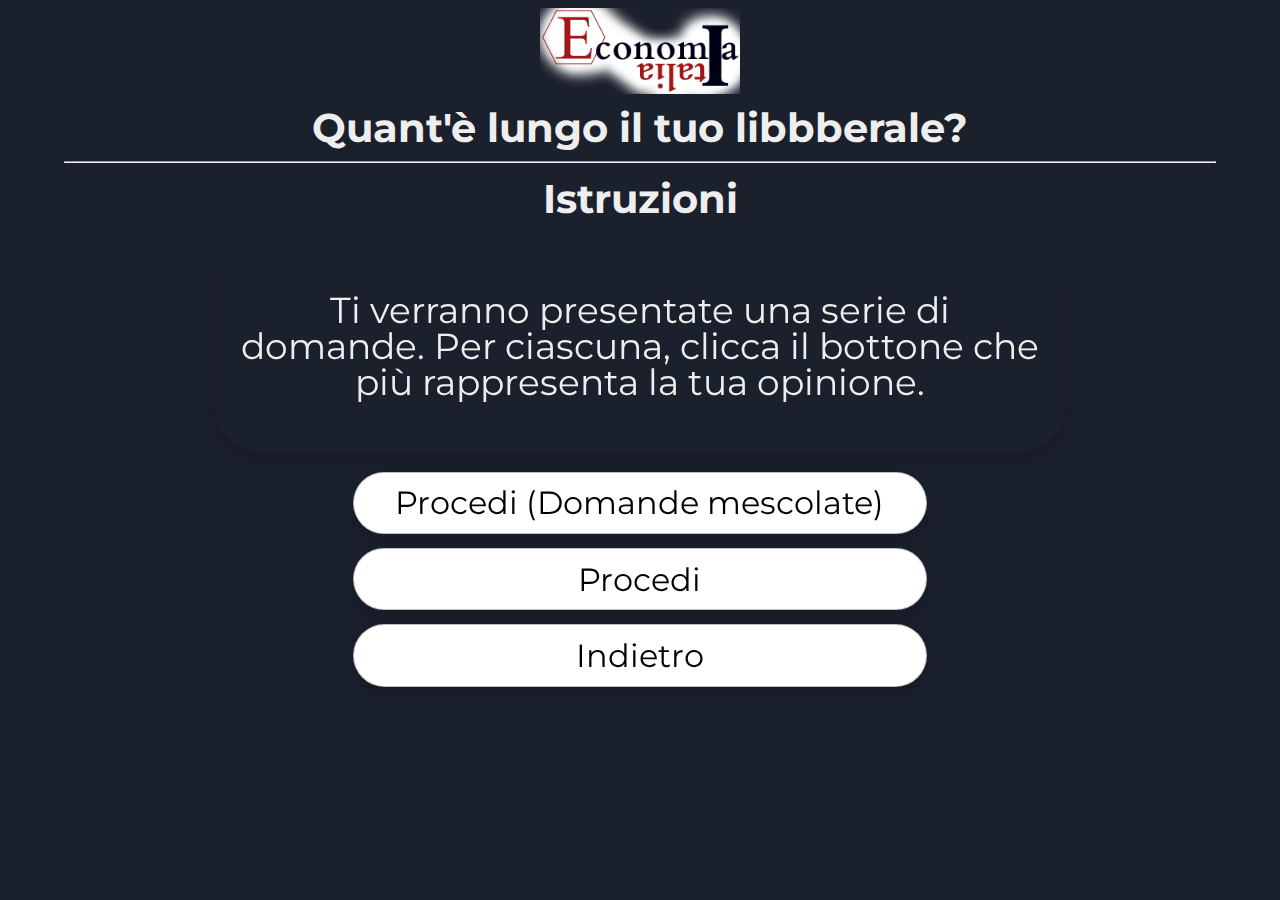
<file: instructions.html>
<head>
    <link href="https://fonts.googleapis.com/css?family=Montserrat:300,400,700|Roboto:400,700" rel="stylesheet">
    <link href='style.css' rel='stylesheet' type='text/css'>
    <title>Quant'è lungo il tuo libbberale?</title>
    <link rel="icon" type="x-icon" href="icon.png">
    <link rel="shortcut icon" type="x-icon" href="icon.png">
	<meta name="viewport" content="width=device-width, initial-scale=1.0">
<meta charset="utf-8">
</head>
<body>
    <a href="https://www.economiaefinanzaitalia.it/" id="logo">
        <img src="/img/Logo.webp" style="width: 100%;">
    </a>   
	<h1 class="title">Quant'è lungo il tuo libbberale?</h1>
    <svg id="svgHeader" style="width: 100%;" viewBox="0 0 112 14">
		<text x="50%" y="10" class="svgHeader">Quant'è lungo il tuo libbberale?</text>
	</svg>
    <hr>
    <h2 style="text-align:center;">Istruzioni</h2>
    <p class="question">Ti verranno presentate una serie di domande. Per ciascuna, clicca il bottone che più rappresenta la tua opinione.</p>
    <button class="white_button" onclick="location.href='quiz.html?shuffle=true';">Procedi (Domande mescolate)</button> <br>
    <button class="white_button" onclick="location.href='quiz.html?shuffle=false';">Procedi</button> <br>
    <button class="white_button" onclick="location.href='index.html';">Indietro</button> <br>
</body>
</file>
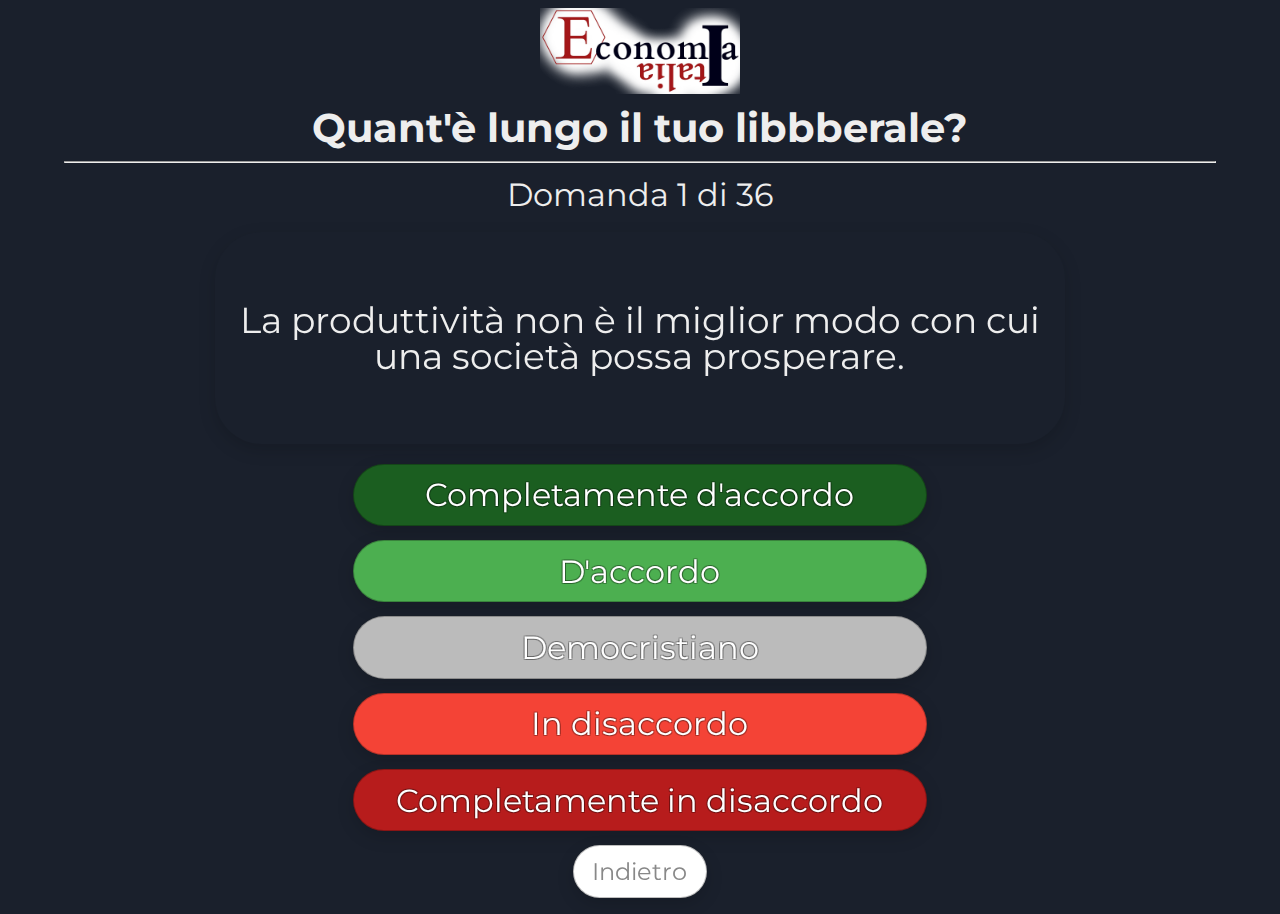
<file: quiz.html>
<head>
    <meta charset="utf-8">
    <title>Quant'è lungo il tuo libbberale?</title>

    <link href="https://fonts.googleapis.com/css?family=Montserrat:300,400,700|Roboto:400,700" rel="stylesheet">
    <link href='style.css' rel='stylesheet' type='text/css'>
    <link rel="icon" type="x-icon" href="icon.png">
    <link rel="shortcut icon" type="x-icon" href="icon.png">

    <script type="application/javascript" src="questions.js"></script>

    <script src="https://ajax.googleapis.com/ajax/libs/jquery/3.5.1/jquery.min.js"></script>
	<meta name="viewport" content="width=device-width, initial-scale=1.0">
</head>

<body>
    <a href="https://www.economiaefinanzaitalia.it/" id="logo">
        <img src="/img/Logo.webp" style="width: 100%;">
    </a>
	<h1 class="title">Quant'è lungo il tuo libbberale?</h1>
    <svg id="svgHeader" style="width: 100%;" viewBox="0 0 112 14">
		<text x="50%" y="10" class="svgHeader">Quant'è lungo il tuo libbberale?</text>
	</svg>
<hr>
<h2 style="text-align:center;" id="question-number">Caricamento...</h2>
<p class="question" id="question-text"></p>
<button class="button c_agree_btn" onclick="next_question(1.0)">Completamente d'accordo</button> <br>
<button class="button agree_btn" onclick="next_question(0.5)">D'accordo</button> <br>
<button class="button neutral_btn" onclick="next_question(0)">Democristiano</button> <br>
<button class="button disagree_btn" onclick="next_question(-0.5)">In disaccordo</button> <br>
<button class="button c_disagree_btn" onclick="next_question(-1.0)">Completamente in disaccordo</button> <br>
<button class="small_button" onclick="prev_question()" id="back_button">Indietro</button>
<button class="small_button_off" id="back_button_off">Indietro</button><br>

<script>
    // variables
    var answers = new Object();     // Store user's answers
    var qn = 0; // Current question order


    // Populate questionsObject

    var questionsObject = new Object();     // Question objects with ID keys
    questions.forEach(populateQO);

    function populateQO(value) {
      questionsObject[value['id']] = value
    }


    // Populate & shuffle questionsOrder

    var questionsOrder = Object.keys(questionsObject); //Array of shuffled question IDs

    const urlParams = new URLSearchParams(window.location.search);
    if (urlParams.get("shuffle") == "true") {
        shuffleArray(questionsOrder);
    }

    function shuffleArray(array) {
      for (let i = array.length - 1; i > 0; i--) {
        const j = Math.floor(Math.random() * (i + 1));
        [array[i], array[j]] = [array[j], array[i]];
      }
    }

    // Question initialization

    init_question();

    function init_question() {
        $("#question-text").html(questionsObject[questionsOrder[qn]].question);
        $("#question-number").html("Domanda "+(qn + 1)+" di "+(questionsOrder.length));



        if (jQuery.isEmptyObject(answers)) {
            $('#back_button').hide()
            $('#back_button_off').show()
        } else {
            $('#back_button').show()
            $('#back_button_off').hide()
        }
    }


    // Next question

    function next_question(answer) {
        if (qn === questionsOrder.length) {
            return;
        }

        answers[questionsOrder[qn]] = answer;
        qn++;

        if (qn < questionsOrder.length) {
            init_question();
        } else {
            results();
        }
    }


    // Previous question

    function prev_question() {
        if (jQuery.isEmptyObject(answers)) {
            $('#back_button').hide()
            $('#back_button_off').show()
            return;
        }
        qn--;

        delete answers[questionsOrder[qn]];

        init_question();
    }


    // RESULTS

    function results() {

        window.sessionStorage.answers = JSON.stringify(answers);


        // Calculate final results
        pct = percentageCalculation();
        window.sessionStorage.percentages = JSON.stringify(pct);

        // prepare arguments
        var args = '?';
        for (const i in Object.keys(pct)) {
            effectName = Object.keys(pct)[i]
            args += `${effectName}=${pct[effectName]}`

            var cycle = parseInt(i)
            if (cycle+1 !== Object.keys(pct).length) {
                args += '&'
            }
        }
        //return;
        location.href = ((window.location.hostname == "sapplyvalues.github.io") ? `feedback.html` : `results.html`) + args

    }


    // Calculate percentage

    function percentageCalculation() {
        // calc max
        var max = new Object(); // Max possible scores
        var score = new Object(); // User scores
        var pct = new Object(); // Percentages/Score

        // prepare
        for (const id in answers) {
            for (const effectName in questionsObject[id].effects) {
                max[effectName] = 0
                score[effectName] = 0
            }
        }

        // get max & scores
        for (const id in answers) {
            // dismiss "don't know"
            if (answers[id] !== null) {
                for (const effectName in questionsObject[id].effects) {
                    max[effectName] += Math.abs(questionsObject[id].effects[effectName]);
                    score[effectName] += answers[id]*questionsObject[id].effects[effectName];
                }
            }
        }

        // calc score

        for (const i in Object.keys(max)) {
            effectName = Object.keys(max)[i]

            if (max[effectName] > 0) {
                pct[effectName] = (Math.round((score[effectName]*10/max[effectName]) * 100) / 100).toFixed(2);
            } else {
                pct[effectName] = 0
            }
        }

        return pct;
    }
</script>

</body>
</file>
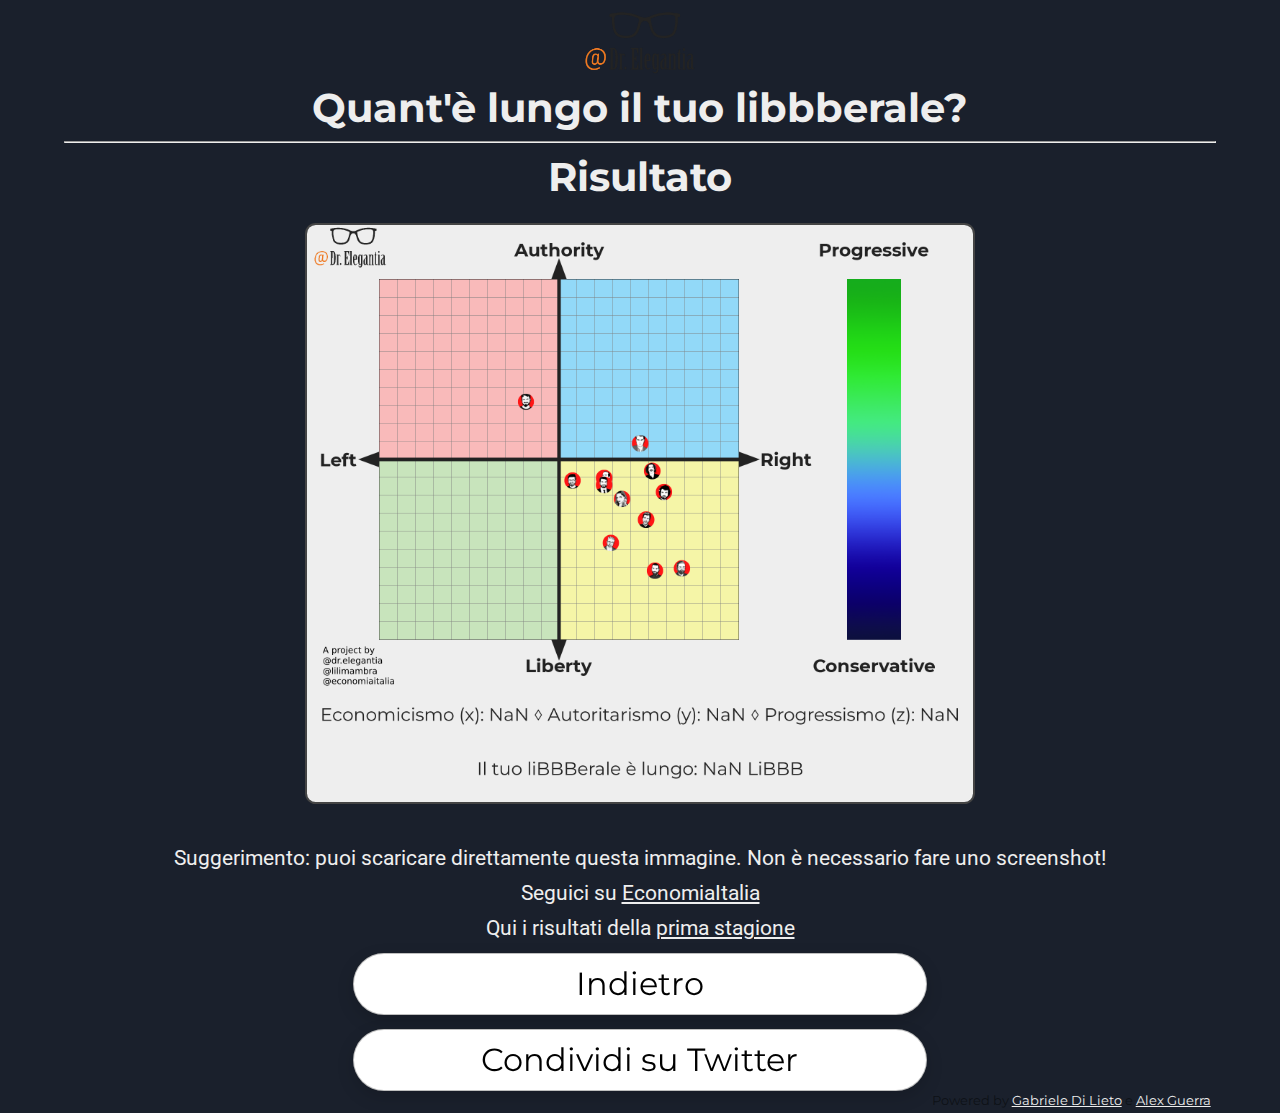
<file: results.html>
<head> <link href="https://fonts.googleapis.com/css?family=Montserrat:300,400,700|Roboto:400,700" rel="stylesheet"> <link href='style.css' rel='stylesheet' type='text/css'> <title>Quant'è lungo il tuo libbberale?</title> <link rel="icon" type="x-icon" href="icon.png"> <link rel="shortcut icon" type="x-icon" href="icon.png"> <meta charset="utf-8"> <meta name="viewport" content="width=device-width, initial-scale=1.0"> 
	<meta property="twitter:image" content="https://economiaitalia.github.io/libbberale/compass_home.png"> <meta name="twitter:card" content="summary_large_image"> <!-- specifica il tipo di card di Twitter --> <meta name="twitter:title" content="Quant'è lungo il tuo libbberale?"> <!-- titolo della card di Twitter --> <meta name="twitter:description" content="Scopri la lunghezza del tuo libbberale e condividi il risultato su Twitter!"> <!-- descrizione della card di Twitter --> <!-- Aggiunta della meta tag per l'immagine del tweet --></head>
<body>
<a href="https://www.umbertobertonelli.it/" id="logo">
    <img src="img/DRELEGANTIA_LOGO.webp" style="width: 100%;">
</a>
<h1 class="title">Quant'è lungo il tuo libbberale?</h1>
<svg id="svgHeader" style="width: 100%;" viewBox="0 0 112 14">
    <text x="50%" y="10" class="svgHeader">Quant'è lungo il tuo libbberale?</text>
</svg>
<hr>

<h1 class="title">Risultato</h1>
<svg id="svgHeader" style="width: 100%;" viewBox="0 0 112 11">
	<text x="50%" y="8" class="svgHeader">Risultato</text>
</svg>

<img src="" id="banner"></canvas></br>
<p style="text-align:center;margin:-2px auto">Suggerimento: puoi scaricare direttamente questa immagine. Non è necessario fare uno screenshot!</p></br>
<p style="text-align:center;margin:-2px auto">Seguici su <a href="https://www.youtube.com/@Dr.Elegantia">EconomiaItalia</a></p></br> <p style="text-align:center;margin:-2px auto">Qui i risultati della <a href="https://raw.githubusercontent.com/EconomiaItalia/libbberale/master/prima_stagione.png">prima stagione</a></p></br> <button class="white_button" onclick="location.href='index.html';">Indietro</button> <br> <a href="https://twitter.com/intent/tweet?url=https%3A%2F%2Feconomiaitalia.github.io%2Flibbberale%2Fresults.html%3Fright%3D${x_axis}%26auth%3D${y_axis}%26prog%3D${z_axis}&text=Ho%20appena%20calcolato%20la%20lunghezza%20del%20mio%20libbberale%20e%20il%20risultato%20è%20di%20${(parseFloat(z_axis) - parseFloat(y_axis) + parseFloat(x_axis)).toFixed(2)}%20LiBBB!%20Vuoi%20provare%20anche%20tu%3F" target="_blank" rel="noopener noreferrer"><i class="fab fa-twitter"></i></a> <script type="application/javascript" src="results.js"></script>
<script>

    const urlParams = new URLSearchParams(window.location.search);
    x_axis  = parseFloat(urlParams.get("right"))
    y_axis  = parseFloat(urlParams.get("auth"))
    z_axis  = parseFloat(urlParams.get("prog"))

results.push({"nome": "background", "image":"./compass_drelegantia.png", "x_axis": 0, "y_axis": 0});
    
function loadImages(callback) {
	var loadedImages = 0;
	var numImages = 0;
	// get num of sources
	for(var res in results) {
	  numImages++;
	}
	for(var res in results) {
	  results[res]["imageObj"] = new Image();
	  results[res]["imageObj"].onload = function() {
	    if(++loadedImages >= numImages) {
	      callback();
	    }
	  };
	 results[res]["imageObj"].src = results[res]["image"];
	}
}

var c = document.createElement("canvas");
    c.width = 1850;
    c.height = 1660;
            
    var ctx = c.getContext("2d");
    
loadImages(function() {
	var c = document.createElement("canvas");
        	c.width = 1850;
        	c.height = 1600;
            
            var ctx = c.getContext("2d");
            ctx.fillStyle = "#EEEEEE"
            ctx.fillRect(0, 0, 1850, 1600);
	
	background = results.pop();
            ctx.drawImage(background["imageObj"], 0, 0);

            var line = c.getContext("2d");
            line.beginPath();
            line.moveTo(1500, 1145 - (1000 * (z_axis + 10)/20));
            line.lineTo(1650, 1145 - (1000 * (z_axis + 10)/20));
            line.lineWidth = 10;
            line.strokeStyle = "red";
            line.stroke();
	    
            ctx.font="50px Montserrat"
            ctx.textAlign="center"
            ctx.fillStyle="#222222"
            ctx.fillText("Economicismo (x): " + x_axis + " ◊ Autoritarismo (y): " + y_axis + " ◊ Progressismo (z): " + z_axis, 925, 1375)
	ctx.fillText("Il tuo liBBBerale è lungo: " + (parseFloat(z_axis) - parseFloat(y_axis) + parseFloat(x_axis)).toFixed(2) + " LiBBB", 925, 1525)
            ctx.textAlign="right"
            ctx.font="60px Montserrat"
            //ctx.fillText("sistema404.com", 1820, 1600)
	
	var pos_x;
	var pos_y;
	for(var res in results){
	    pos_x = 200 + (1000 * (parseFloat(results[res]["x_axis"]) + 10)/20);
	    pos_y = 1150 - (1000 * (parseFloat(results[res]["y_axis"]) + 10)/20);	
	    ctx.drawImage(results[res]["imageObj"], pos_x - 50, pos_y - 50, 50, 50);
	}
	
	var dot = c.getContext("2d");
            dot.beginPath();
            dot.arc(200 + (1000 * (x_axis + 10)/20), 1150 - (1000 * (y_axis + 10)/20), 25, 0, 2 * Math.PI);
            dot.fillStyle = 'orange';
            dot.fill();
	dot.strokeStyle = "black";
	dot.lineWidth = 6;
            dot.stroke();
	   		    
	//FINE    
	document.getElementById("banner").src = c.toDataURL();
    });

    </script>
<button class="white_button" onclick="shareOnTwitter()">Condividi su Twitter</button>


<script> function shareOnTwitter() {
  const url = `https://twitter.com/intent/tweet?url=${encodeURIComponent(`https://economiaitalia.github.io/libbberale/results.html?right=${x_axis}&auth=${y_axis}&prog=${z_axis}`)}&text=${encodeURIComponent(`Ho appena calcolato la lunghezza del mio libbberale e il risultato è di ${(parseFloat(z_axis) - parseFloat(y_axis) + parseFloat(x_axis)).toFixed(2)} LiBBB! Vuoi provare anche tu? Via @drelegantia `)}&hashtags=libbberale&image=${encodeURIComponent('libbberale/blob/master/compass_home.png')}`;
  window.open(url, '_blank');
} </script>
<p class="powered">Powered by <a href="https://www.linkedin.com/in/gabriele-di-lieto-710ba1216">Gabriele Di Lieto</a> e <a href="https://www.linkedin.com/in/alex-guerra-934a75197">Alex Guerra</a></p>
</body>
</file>
<file: style.css>
html {
    background-color: #1a202c;
    padding: 0px;
}
body {
    width: 90%;
    min-height: calc(100vh - 4em);
    margin: 0 auto;
    padding: 2em;
    padding-top: 0.5em;
    padding-bottom: 0;
    background-color: #1a202c;
    /*text-align: center;*/
}
p {
    color: #eeeeee;
    font-family: 'Roboto', sans-serif;
    font-size: 16pt;
    line-height: 1;
    margin: 4pt;
}
a{
    color: #eeeeee;
}
a:hover{
    color: #eeeeee;
}
p.value-description {
    text-indent: -16pt;
    margin-left: 20pt;
}
p.question {
    margin: 16pt auto;
    color: #eeeeee;
    font-family: 'Montserrat', sans-serif;
    font-weight: normal;
    width: 70%;
    min-width: 450pt;
    min-height: 127pt;
    background-color: #1a202c;
    padding: 16pt;
    border-radius: 35pt;
    font-size: 27pt;
    display: flex;
    justify-content: center;
    align-items: center;
    text-align: center;

    filter: drop-shadow(0px 6px 8px rgba(0, 0, 0, 0.15));
}
.title {
    color: #eeeeee;
    font-family: 'Montserrat', sans-serif;
    font-size: 30pt;
    text-align: center;
    line-height: 30pt;
    margin-top: 10pt;
    margin-bottom: 10pt;
    font-weight: bold;
}
#svgHeader {
	display: none;
}
h2 {
    color: #eeeeee;
    font-family: 'Montserrat', sans-serif;
    font-size: 30pt;
    line-height: 30pt;
    margin-top: 12pt;
    margin-bottom: 0pt;
}

#question-number {
    font-size: 24pt;
    line-height: 24pt;
    font-weight: normal;
}

li {
    font-size: 16pt;
    text-indent: 16pt;
}
a {
    font-family: inherit;
}

.selection {
    background-color: #4caf50;
    font-family: 'Montserrat', sans-serif;
    border: none;
    border-radius: 8pt;
    color: white;
    padding: 8pt;
    width: 50%;
    min-width: 500pt;
    text-align: center;
    text-decoration: none;
    display: block;
    font-size: 24pt;
    margin: -2px auto;
    cursor: pointer;
}

.num_input {
    background-color: #2196f3;
    font-family: 'Montserrat', sans-serif;
    border: none;
    border-radius: 8pt;
    color: white;
    padding: 8pt;
    width: 50%;
    min-width: 500pt;
    text-align: center;
    text-decoration: none;
    display: block;
    font-size: 24pt;
    margin: -2px auto;
    cursor: pointer;
}

.text_input {
    background-color: #2196f3;
    font-family: 'Montserrat', sans-serif;
    border: none;
    border-radius: 8pt;
    color: white;
    padding: 8pt;
    width: 50%;
    min-width: 500pt;
    text-align: center;
    text-decoration: none;
    display: block;
    font-size: 24pt;
    margin: -2px auto;
    cursor: pointer;
}

img.center {
    display: block;
    margin: 1em auto;
    width: 50%;
    min-width: 500pt;
}
.button, .white_button {
    background-color: #2196f3;
    font-family: 'Montserrat', sans-serif;
    border: 1px solid rgba(0, 0, 0, .25);
    border-radius: 100pt;
    color: white;
    padding: 8pt;
    width: 40%;
    min-width: 430pt;
    text-align: center;
    text-decoration: none;
    display: block;
    font-size: 24pt;
    margin: -2px auto;
    cursor: pointer;

    text-shadow: -1px -1px 0 rgba(0, 0, 0, .25), 1px -1px 0 rgba(0, 0, 0, .25), -1px 1px 0 rgba(0, 0, 0, .25), 1px 1px 0 rgba(0, 0, 0, .25);

    filter: drop-shadow(0px 6px 8px rgba(0, 0, 0, 0.15));

    transition: background-color 250ms linear;
}



.white_button {
    color:black;
    background-color: #ffffff;
    text-shadow: none;

    -webkit-transition: background-color 250ms linear, color 250ms linear, text-shadow 250ms linear;
    -ms-transition: background-color 250ms linear, color 250ms linear, text-shadow 250ms linear;
    transition: background-color 250ms linear, color 250ms linear, text-shadow 250ms linear;
}

.white_button:hover {
    color: white;
    background-color: #941A24;
    text-shadow: -1px -1px 0 rgba(0, 0, 0, .25), 1px -1px 0 rgba(0, 0, 0, .25), -1px 1px 0 rgba(0, 0, 0, .25), 1px 1px 0 rgba(0, 0, 0, .25);
    -webkit-transition: background-color 250ms linear, color 250ms linear, text-shadow 250ms linear;
    -ms-transition: background-color 250ms linear, color 250ms linear, text-shadow 250ms linear;
    transition: background-color 250ms linear, color 250ms linear, text-shadow 250ms linear;
}

/*.white_button:focus {
    color: white;
    background-color: #941A24;
}*/

.green_button {
    background-color: #4caf50;
}
.small_button, .small_button_off {
    background-color: #333;
    font-family: 'Montserrat', sans-serif;
    border: 1px solid rgba(0, 0, 0, .25);
    border-radius: 100pt;
    color: white;
    padding: 8pt;
    width: 10%;
    min-width: 100pt;
    text-align: center;
    text-decoration: none;
    display: block;
    font-size: 18pt;
    margin: -2px auto;
    cursor: pointer;

    text-shadow: -1px -1px 0 rgba(0, 0, 0, .25), 1px -1px 0 rgba(0, 0, 0, .25), -1px 1px 0 rgba(0, 0, 0, .25), 1px 1px 0 rgba(0, 0, 0, .25);

    filter: drop-shadow(0px 6px 8px rgba(0, 0, 0, 0.15));
}
.small_button_off {
    background-color: #ffffff;
    color: #888888;
    cursor: not-allowed;
    /*margin: -4px auto;*/

    text-shadow: none;

}
.button:disabled {
    background-color: #ddd;
    font-family: 'Montserrat', sans-serif;
    border: 2px solid #888;
    border-radius: 8pt;
    color: #888;
    padding: 8pt;
    width: 40%;
    min-width: 500pt;
    text-align: center;
    text-decoration: none;
    display: block;
    font-size: 24pt;
    margin: -2px auto;
    cursor: not-allowed;
}

.c_agree_btn {
    background-color: #1b5e20;
}
.c_agree_btn:hover {
    background-color: #144618;
}

.agree_btn {
    background-color: #4caf50;
}
.agree_btn:hover {
    background-color: #39833C;
}

.neutral_btn {
    background-color: #bbbbbb;
}
.neutral_btn:hover {
    background-color: #8C8C8C;
}

.disagree_btn {
    background-color: #f44336;
}
.disagree_btn:hover {
    background-color: #AA281F;
}

.c_disagree_btn {
    background-color: #b71c1c;
}
.c_disagree_btn:hover {
    background-color: #891515;
}

div.text-wrapper {
    font-family: 'Montserrat', sans-serif;
    font-size: 36pt;
    line-height: 36pt;
    color: #222222;
    display: inline-block;
}
span.weight-300 {
    font-weight: 300;
}
#banner {
    border-color: #444444;
    border-style: solid;
    border-width: 2px;
    border-radius: 8pt;
    display: block;
    margin: 20pt auto 20pt auto;
    max-width: 50%;
	min-width: 500pt;
}

@media screen and (orientation:portrait) {
	body {
		width: auto !important;
		border-width: 0px !important;  
	}
	
	.title {
		display: none;
	}
	
    #svgHeader {
		display: block !important;
    }

	.svgHeader {
		color: #222222;
		font-family: 'Montserrat', sans-serif;
		text-align: center;
		margin-top: 0pt;
		margin-bottom: 0pt;
		font-weight: bold;
        text-anchor: middle;
        font-size: 6px;
	}
	
	#banner {
		min-width: 0px;
		max-width: 100%;
		border-width: 1px;
	}
	
	.button, .button:disabled, .text_input, .num_input, .selection, .white_button {
		min-width: 0px;
		max-width: 100%;
		width: 90%;
		font-size: 1.5em;
	}
	
	h2 {
		font-size: 1.5em;
		line-height: initial
	}

    #question-number {
        font-size: 1.3em;
        line-height: initial;
        margin-bottom: -6pt;
    }

    p.question {
        min-height: 150px !important;
        min-width: 0px;
		max-width: 100%;
		width: auto;
		font-size: 1.75em;
    }
}

#logo {
    display: block;
    margin-left: auto;
    margin-right: auto;
    width: 40%;
    max-width: 200px;
}

p.powered {
    font-family: 'Montserrat', sans-serif;
    font-size: 10pt;
    color: rgba(0, 0, 0, .5);
    text-align: right;
}
</file>
